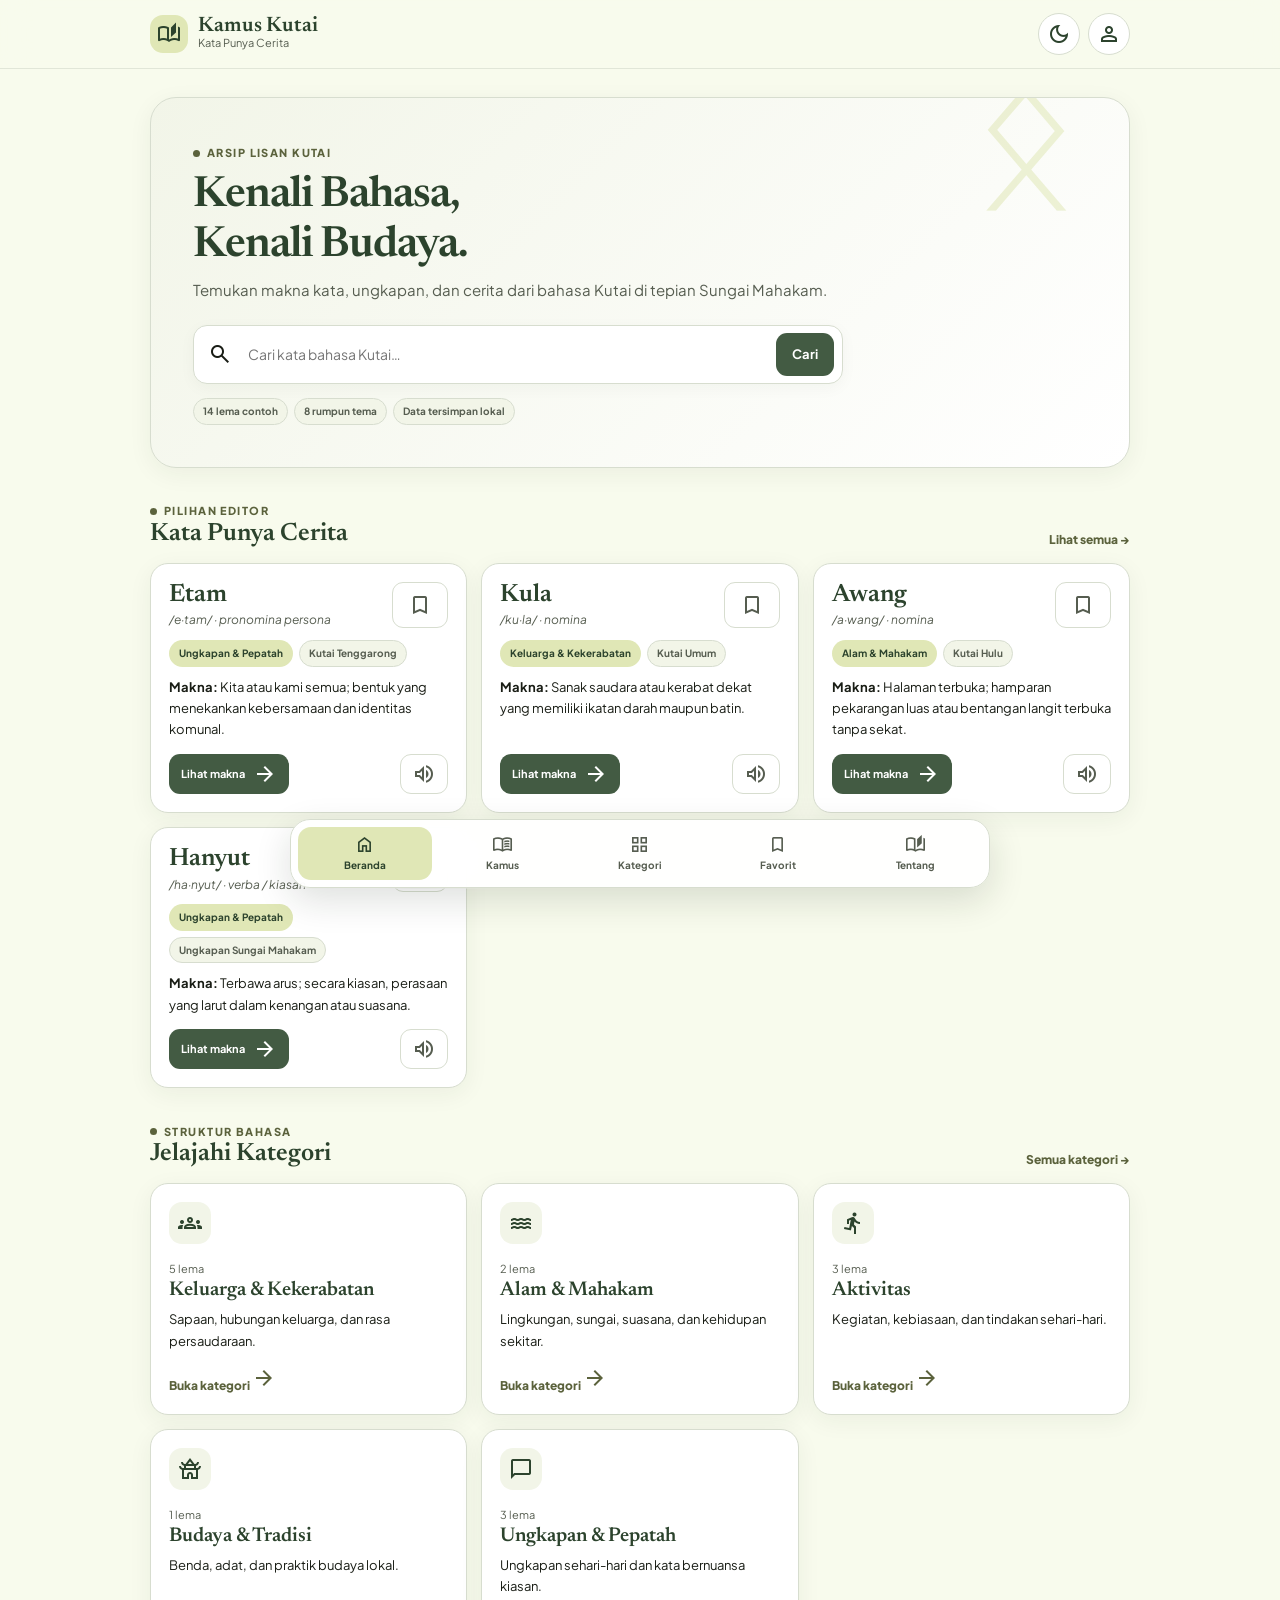
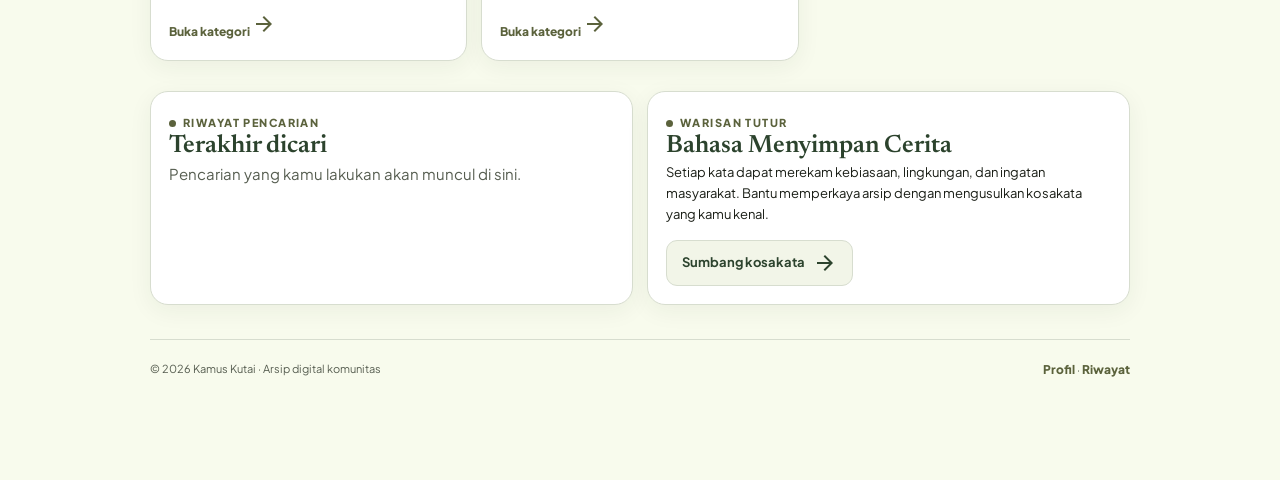
<file: index.html>
<!doctype html>
<html lang="id" class="scroll-smooth">
  <head>
    <meta charset="utf-8" />
    <meta name="viewport" content="width=device-width, initial-scale=1" />
    <meta
      name="description"
      content="Beranda Kamus Kutai untuk menjelajahi kosakata, makna, dan ungkapan."
    />
    <title>Kamus Kutai — Beranda</title>
    <link rel="preconnect" href="https://fonts.googleapis.com" />
    <link rel="preconnect" href="https://fonts.gstatic.com" crossorigin />
    <link
      href="https://fonts.googleapis.com/css2?family=Newsreader:ital,opsz,wght@0,6..72,400..700;1,6..72,400..700&family=Plus+Jakarta+Sans:wght@400;500;600;700;800&family=Material+Symbols+Outlined:opsz,wght,FILL,GRAD@20..48,100..700,0..1,-50..200"
      rel="stylesheet"
    />
    <link rel="stylesheet" href="assets/app.css" />
    <script src="assets/app.js" defer></script>
  </head>
  <body data-page="home">
    <div id="app">
      <main class="shell page"><p>Memuat Kamus Kutai…</p></main>
    </div>
  </body>
</html>
</file>
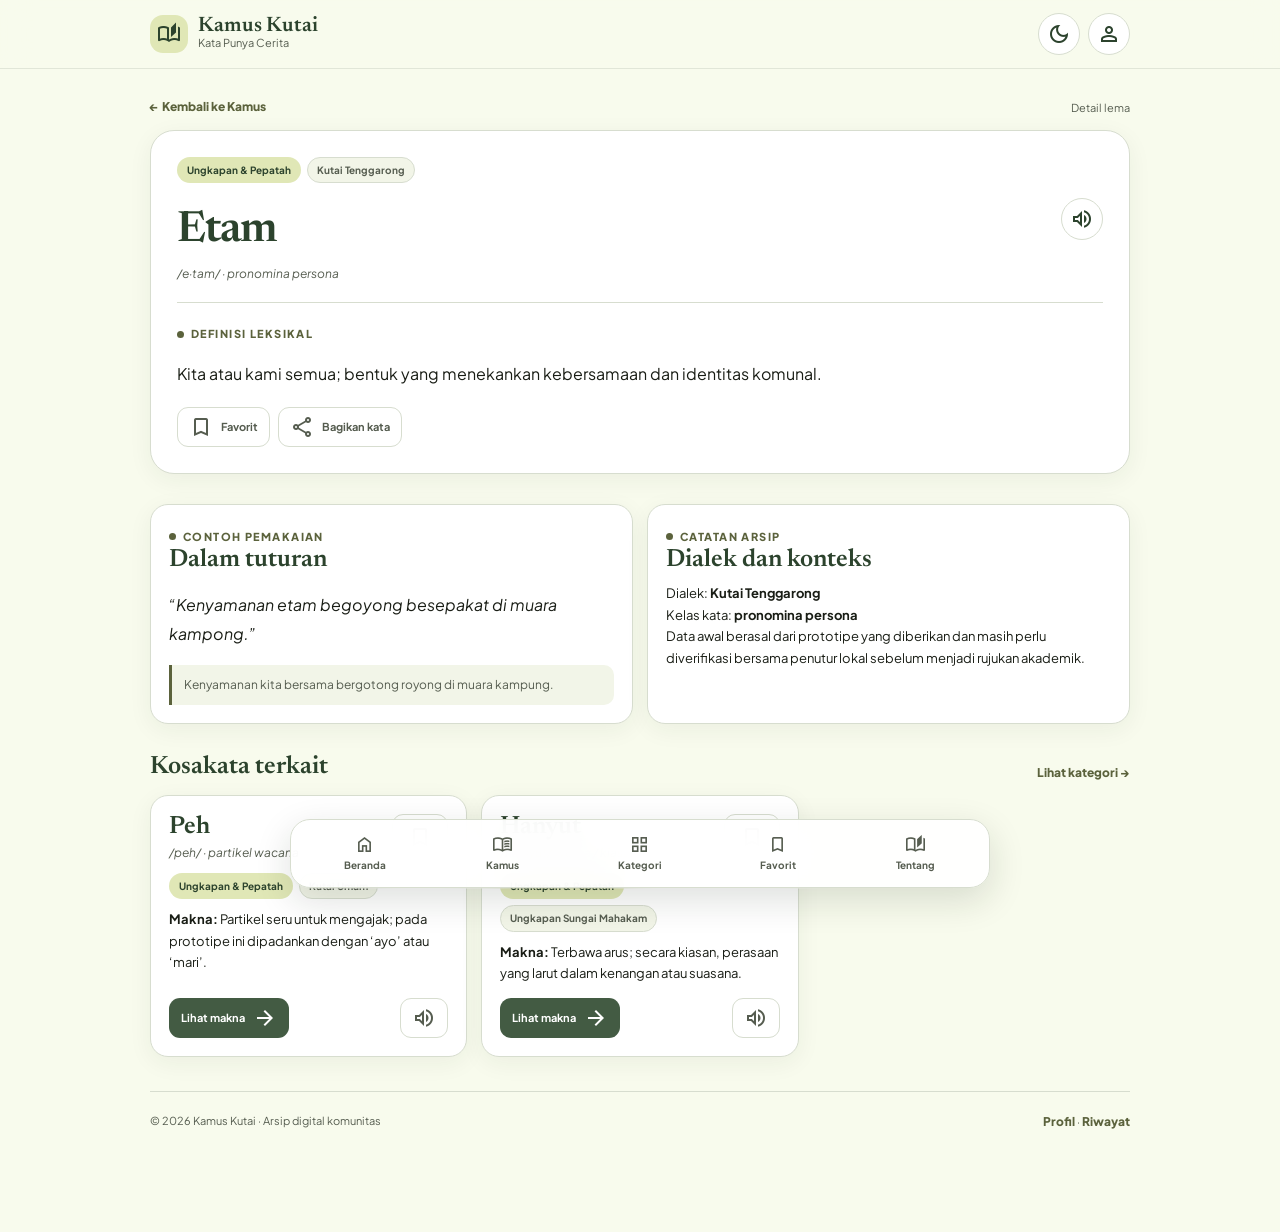
<file: detail.html>
<!doctype html>
<html lang="id" class="scroll-smooth">
  <head>
    <meta charset="utf-8" />
    <meta name="viewport" content="width=device-width, initial-scale=1" />
    <meta
      name="description"
      content="Detail makna, dialek, dan contoh penggunaan kosakata Kutai."
    />
    <title>Kamus Kutai — Detail Kata</title>
    <link rel="preconnect" href="https://fonts.googleapis.com" />
    <link rel="preconnect" href="https://fonts.gstatic.com" crossorigin />
    <link
      href="https://fonts.googleapis.com/css2?family=Newsreader:ital,opsz,wght@0,6..72,400..700;1,6..72,400..700&family=Plus+Jakarta+Sans:wght@400;500;600;700;800&family=Material+Symbols+Outlined:opsz,wght,FILL,GRAD@20..48,100..700,0..1,-50..200"
      rel="stylesheet"
    />
    <link rel="stylesheet" href="assets/app.css" />
    <script src="assets/app.js" defer></script>
  </head>
  <body data-page="detail">
    <div id="app">
      <main class="shell page"><p>Memuat detail kata…</p></main>
    </div>
  </body>
</html>
</file>
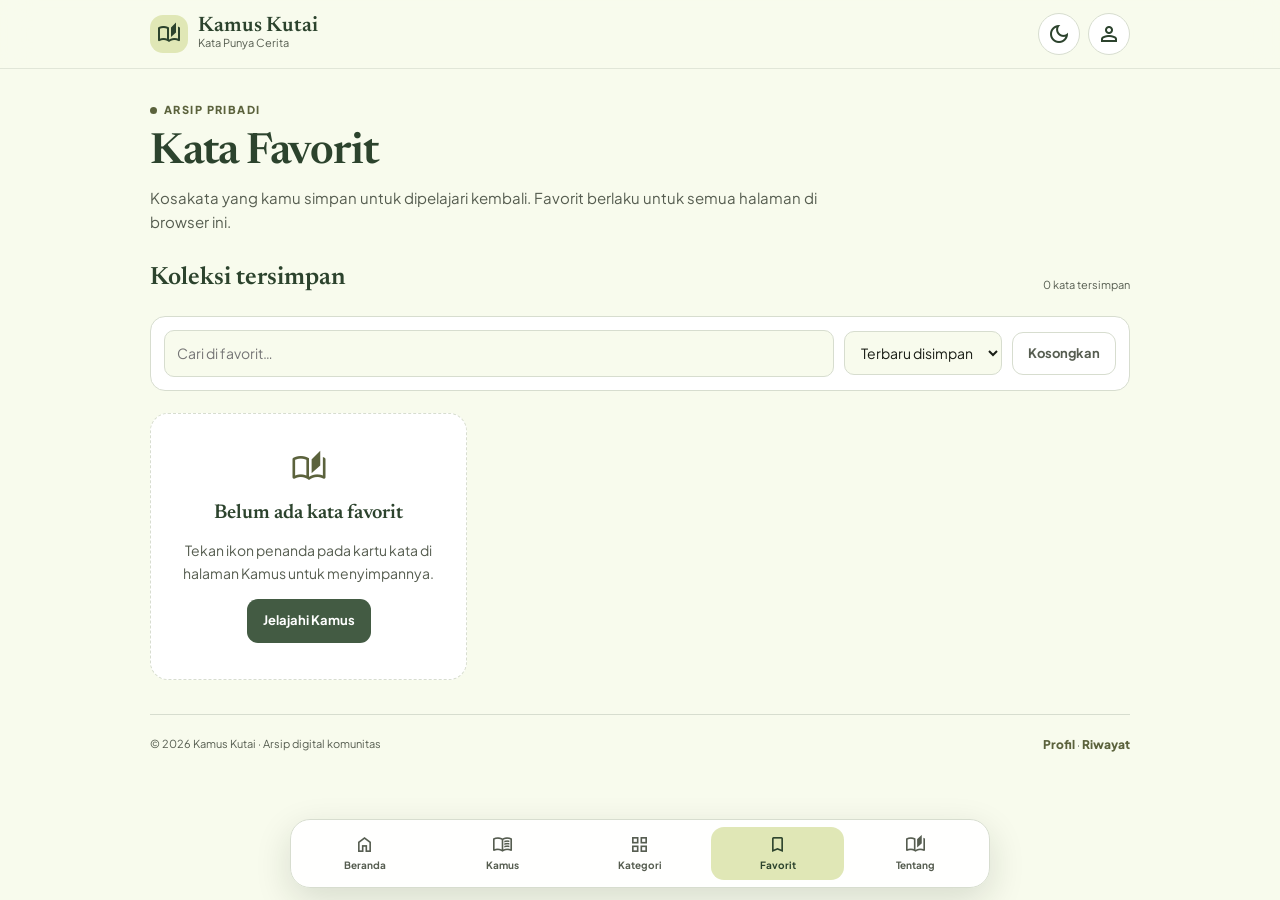
<file: favorit.html>
<!doctype html>
<html lang="id" class="scroll-smooth">
  <head>
    <meta charset="utf-8" />
    <meta name="viewport" content="width=device-width, initial-scale=1" />
    <meta
      name="description"
      content="Kosakata Kutai yang telah disimpan sebagai favorit."
    />
    <title>Kamus Kutai — Kata Favorit</title>
    <link rel="preconnect" href="https://fonts.googleapis.com" />
    <link rel="preconnect" href="https://fonts.gstatic.com" crossorigin />
    <link
      href="https://fonts.googleapis.com/css2?family=Newsreader:ital,opsz,wght@0,6..72,400..700;1,6..72,400..700&family=Plus+Jakarta+Sans:wght@400;500;600;700;800&family=Material+Symbols+Outlined:opsz,wght,FILL,GRAD@20..48,100..700,0..1,-50..200"
      rel="stylesheet"
    />
    <link rel="stylesheet" href="assets/app.css" />
    <script src="assets/app.js" defer></script>
  </head>
  <body data-page="favorites">
    <div id="app">
      <main class="shell page"><p>Memuat daftar favorit…</p></main>
    </div>
  </body>
</html>
</file>
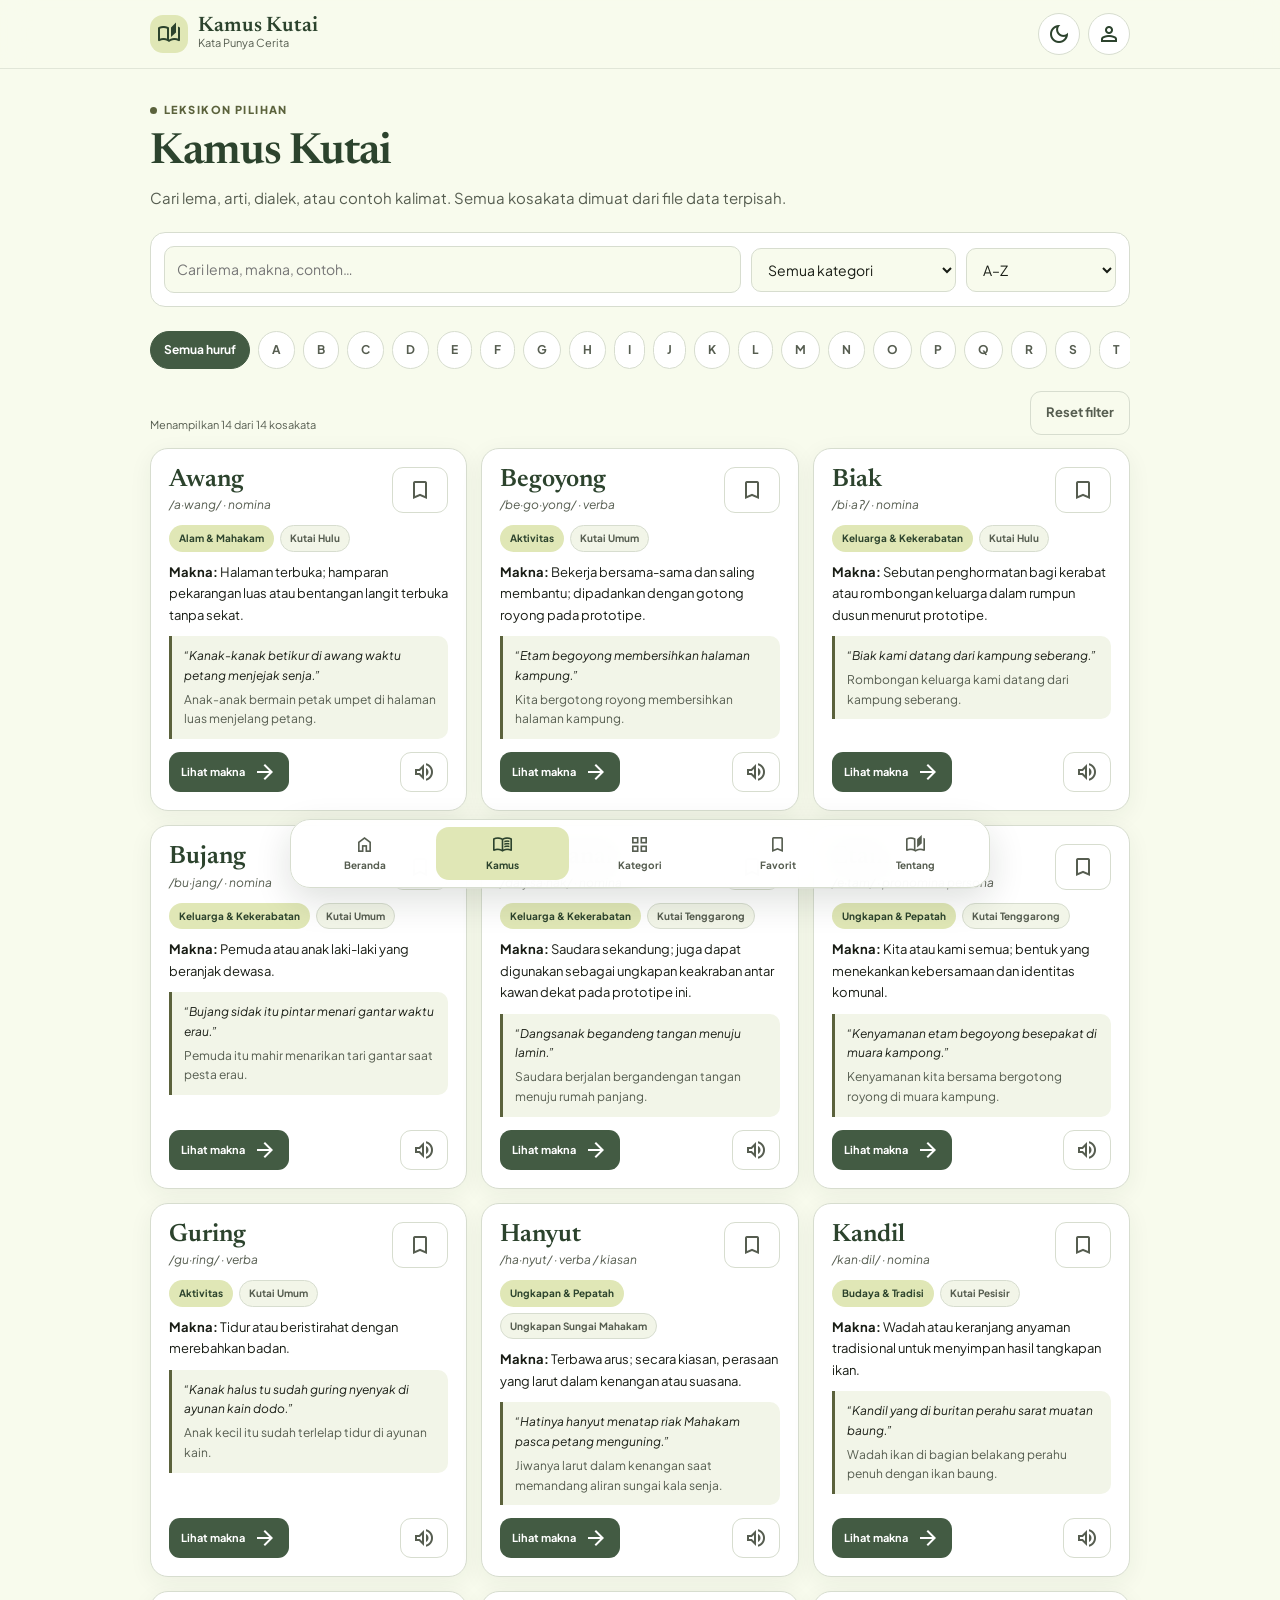
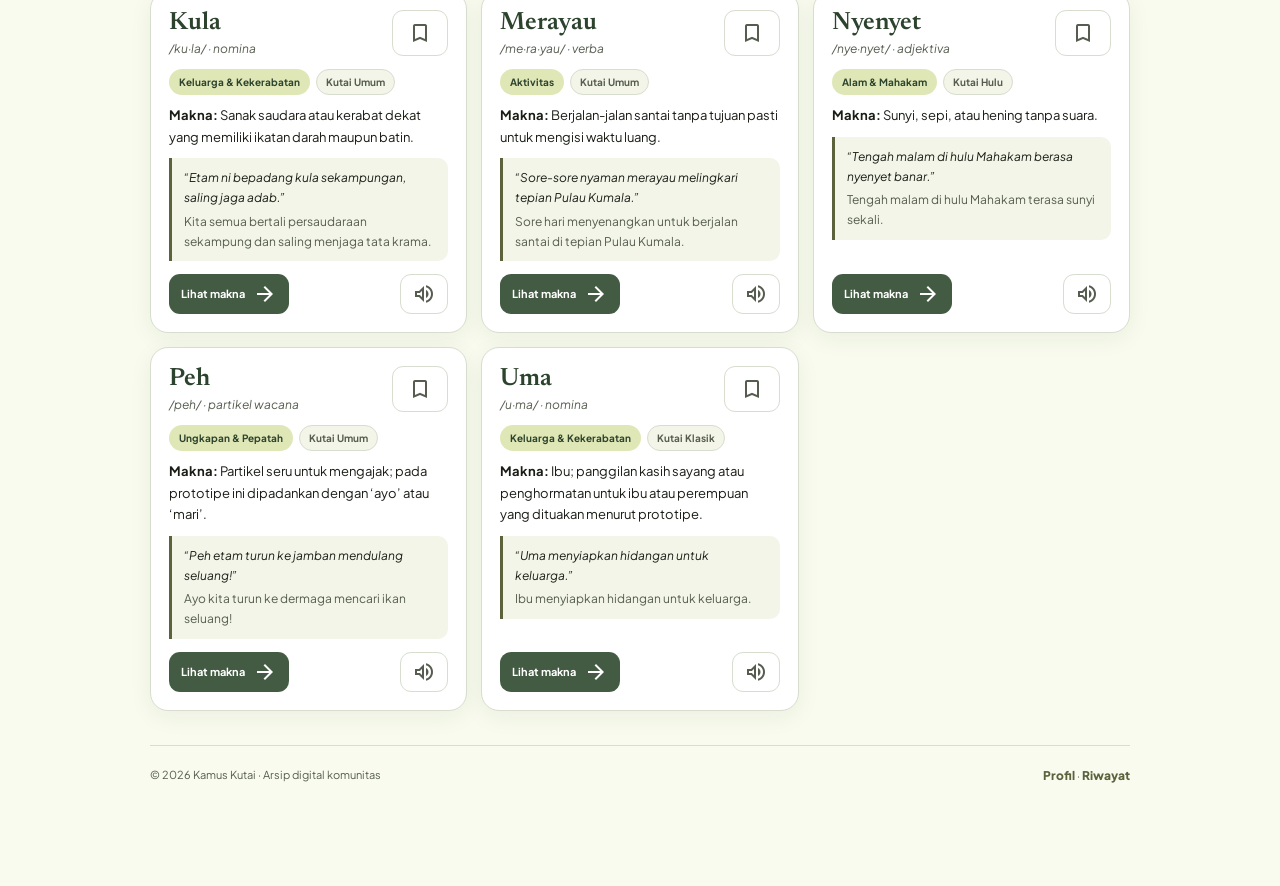
<file: kamus.html>
<!doctype html>
<html lang="id" class="scroll-smooth">
  <head>
    <meta charset="utf-8" />
    <meta name="viewport" content="width=device-width, initial-scale=1" />
    <meta
      name="description"
      content="Daftar kosakata bahasa Kutai beserta arti, kategori, dialek dan contoh penggunaannya."
    />
    <title>Kamus Kutai — Koleksi Kosakata</title>
    <link rel="preconnect" href="https://fonts.googleapis.com" />
    <link rel="preconnect" href="https://fonts.gstatic.com" crossorigin />
    <link
      href="https://fonts.googleapis.com/css2?family=Newsreader:ital,opsz,wght@0,6..72,400..700;1,6..72,400..700&family=Plus+Jakarta+Sans:wght@400;500;600;700;800&family=Material+Symbols+Outlined:opsz,wght,FILL,GRAD@20..48,100..700,0..1,-50..200"
      rel="stylesheet"
    />
    <link rel="stylesheet" href="assets/app.css" />
    <script src="assets/app.js" defer></script>
  </head>
  <body data-page="dictionary">
    <div id="app">
      <main class="shell page"><p>Memuat Kamus Kutai…</p></main>
    </div>
  </body>
</html>
</file>
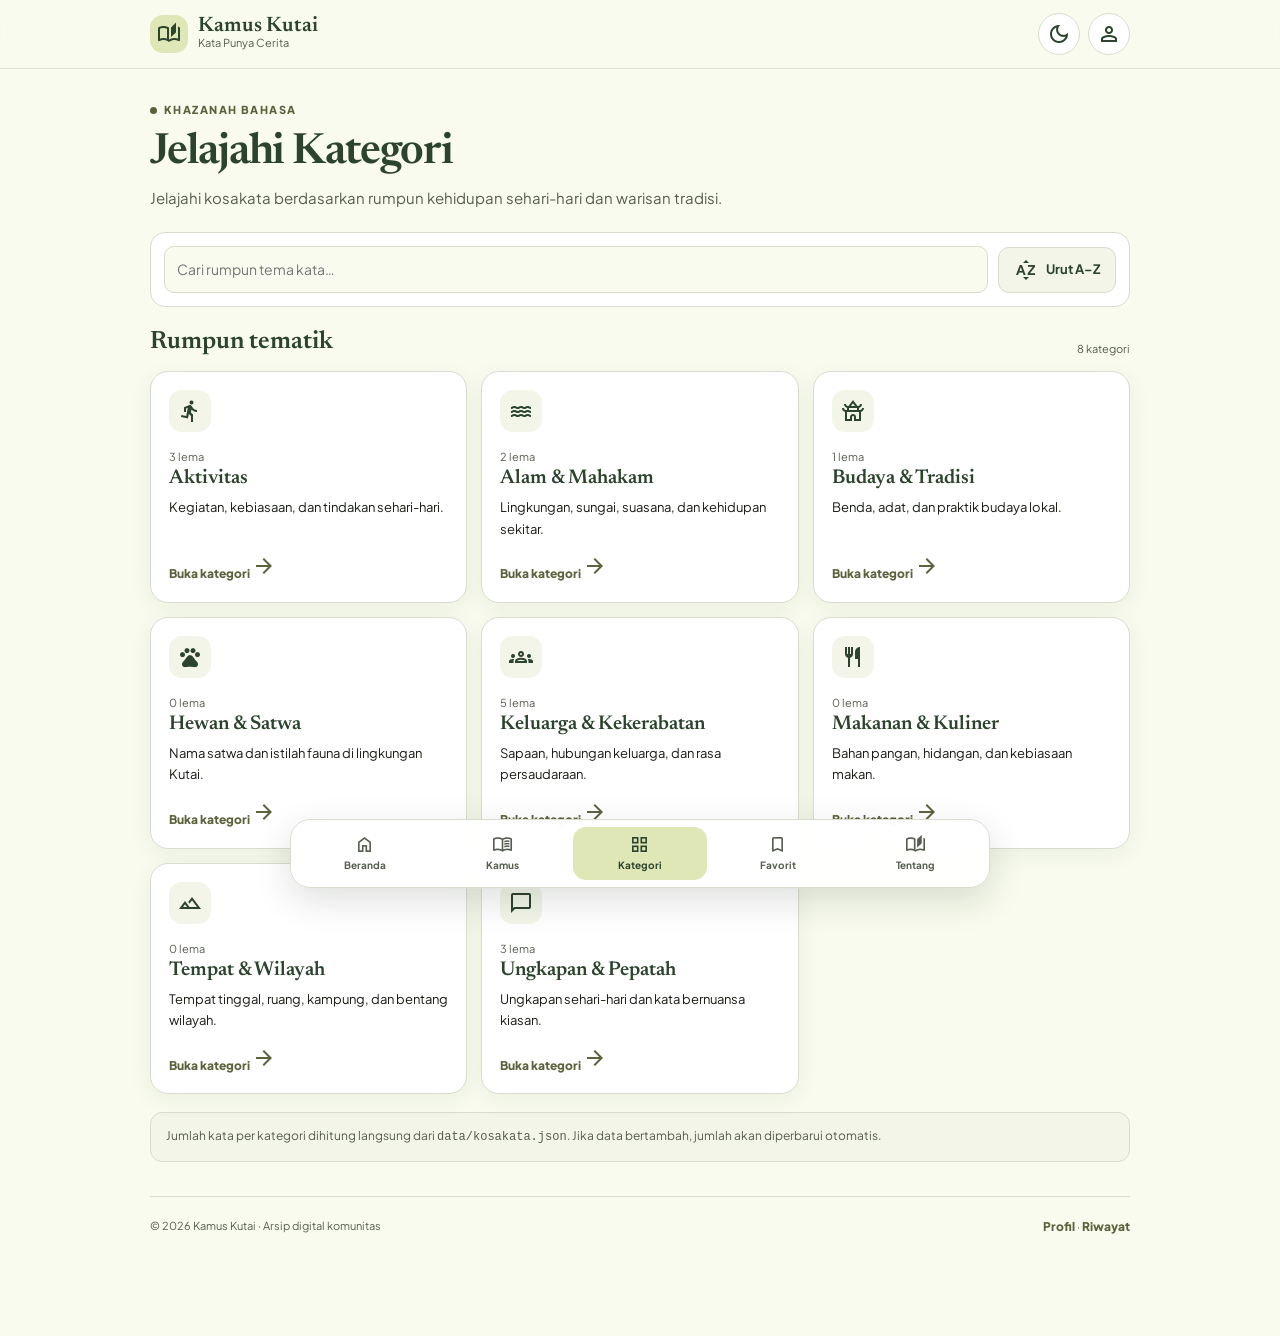
<file: kategori.html>
<!doctype html>
<html lang="id" class="scroll-smooth">
  <head>
    <meta charset="utf-8" />
    <meta name="viewport" content="width=device-width, initial-scale=1" />
    <meta
      name="description"
      content="Jelajahi kategori kosakata Kamus Kutai berdasarkan tema."
    />
    <title>Kamus Kutai — Kategori</title>
    <link rel="preconnect" href="https://fonts.googleapis.com" />
    <link rel="preconnect" href="https://fonts.gstatic.com" crossorigin />
    <link
      href="https://fonts.googleapis.com/css2?family=Newsreader:ital,opsz,wght@0,6..72,400..700;1,6..72,400..700&family=Plus+Jakarta+Sans:wght@400;500;600;700;800&family=Material+Symbols+Outlined:opsz,wght,FILL,GRAD@20..48,100..700,0..1,-50..200"
      rel="stylesheet"
    />
    <link rel="stylesheet" href="assets/app.css" />
    <script src="assets/app.js" defer></script>
  </head>
  <body data-page="categories">
    <div id="app">
      <main class="shell page"><p>Memuat kategori…</p></main>
    </div>
  </body>
</html>
</file>
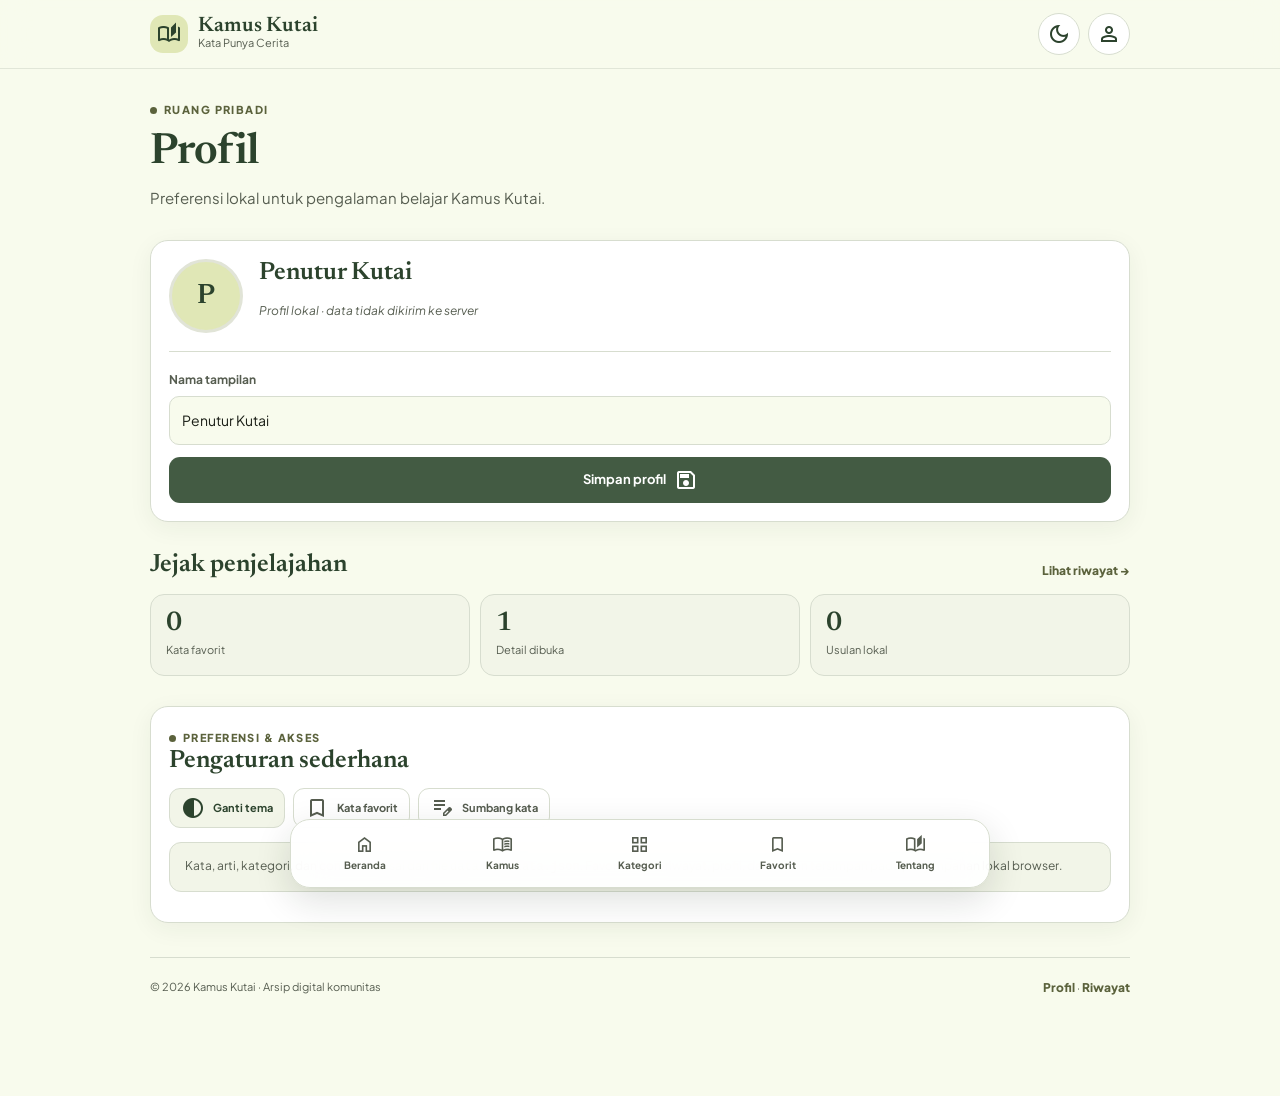
<file: profil.html>
<!doctype html>
<html lang="id" class="scroll-smooth">
  <head>
    <meta charset="utf-8" />
    <meta name="viewport" content="width=device-width, initial-scale=1" />
    <meta
      name="description"
      content="Profil dan preferensi lokal pengguna Kamus Kutai."
    />
    <title>Kamus Kutai — Profil</title>
    <link rel="preconnect" href="https://fonts.googleapis.com" />
    <link rel="preconnect" href="https://fonts.gstatic.com" crossorigin />
    <link
      href="https://fonts.googleapis.com/css2?family=Newsreader:ital,opsz,wght@0,6..72,400..700;1,6..72,400..700&family=Plus+Jakarta+Sans:wght@400;500;600;700;800&family=Material+Symbols+Outlined:opsz,wght,FILL,GRAD@20..48,100..700,0..1,-50..200"
      rel="stylesheet"
    />
    <link rel="stylesheet" href="assets/app.css" />
    <script src="assets/app.js" defer></script>
  </head>
  <body data-page="profile">
    <div id="app">
      <main class="shell page"><p>Memuat profil…</p></main>
    </div>
  </body>
</html>
</file>
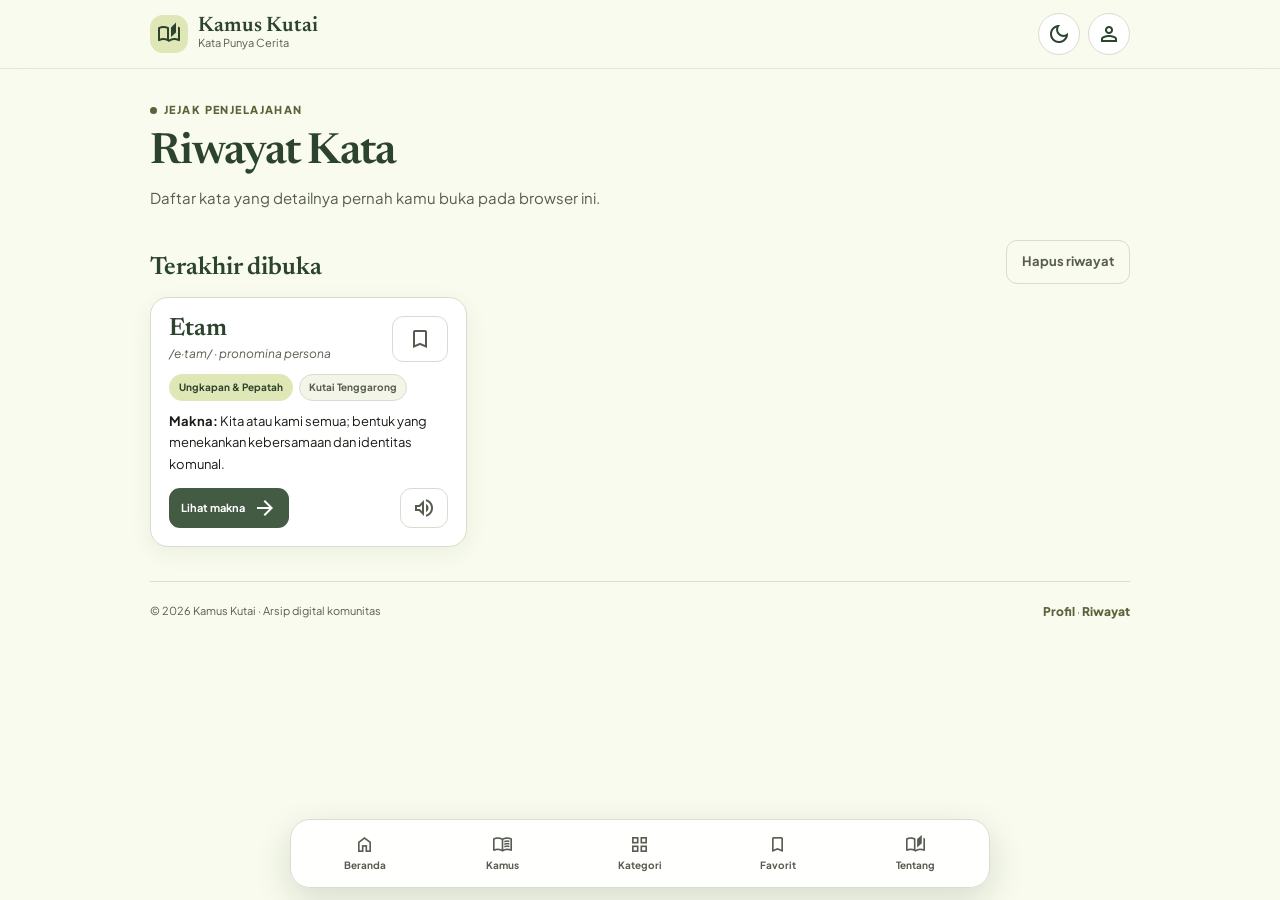
<file: riwayat.html>
<!doctype html>
<html lang="id" class="scroll-smooth">
  <head>
    <meta charset="utf-8" />
    <meta name="viewport" content="width=device-width, initial-scale=1" />
    <meta
      name="description"
      content="Riwayat kosakata yang pernah dijelajahi di browser."
    />
    <title>Kamus Kutai — Riwayat</title>
    <link rel="preconnect" href="https://fonts.googleapis.com" />
    <link rel="preconnect" href="https://fonts.gstatic.com" crossorigin />
    <link
      href="https://fonts.googleapis.com/css2?family=Newsreader:ital,opsz,wght@0,6..72,400..700;1,6..72,400..700&family=Plus+Jakarta+Sans:wght@400;500;600;700;800&family=Material+Symbols+Outlined:opsz,wght,FILL,GRAD@20..48,100..700,0..1,-50..200"
      rel="stylesheet"
    />
    <link rel="stylesheet" href="assets/app.css" />
    <script src="assets/app.js" defer></script>
  </head>
  <body data-page="history">
    <div id="app">
      <main class="shell page"><p>Memuat riwayat…</p></main>
    </div>
  </body>
</html>
</file>
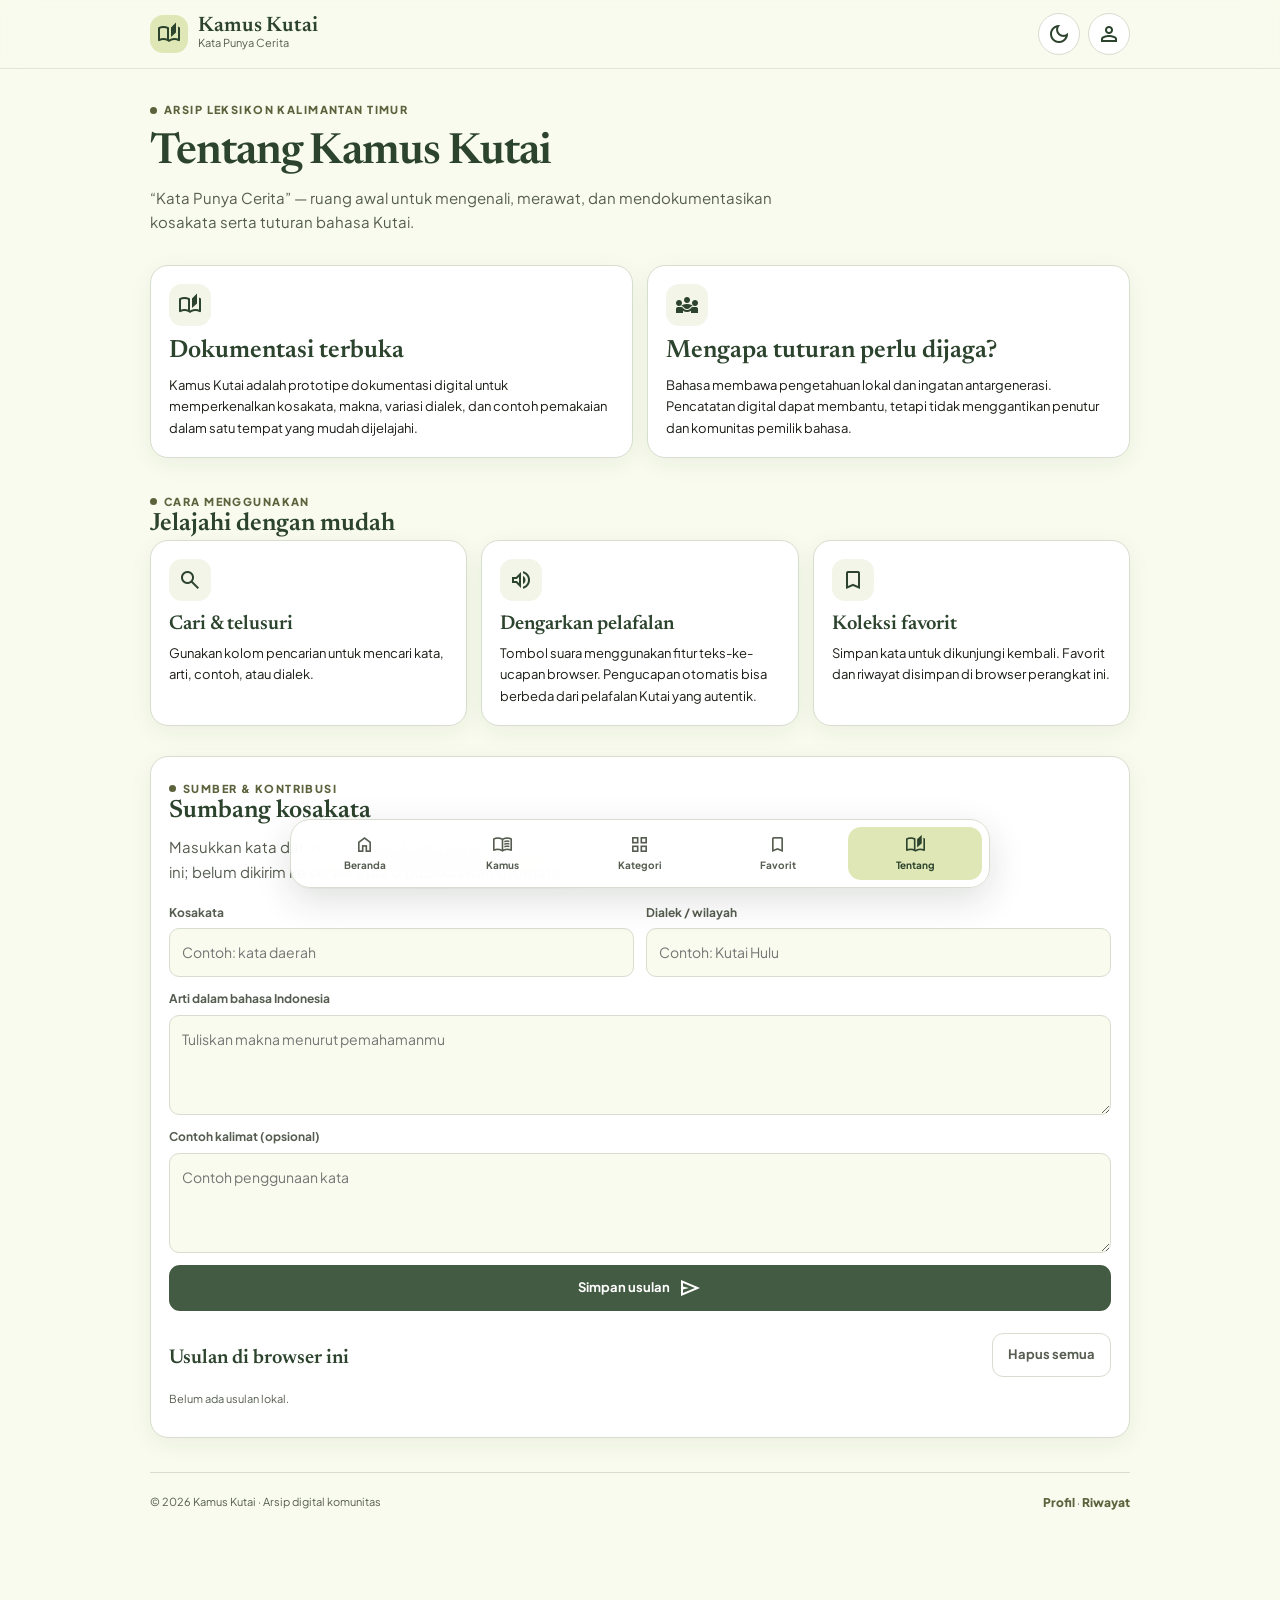
<file: tentang.html>
<!doctype html>
<html lang="id" class="scroll-smooth">
  <head>
    <meta charset="utf-8" />
    <meta name="viewport" content="width=device-width, initial-scale=1" />
    <meta
      name="description"
      content="Tentang proyek dokumentasi digital Kamus Kutai dan kontribusi kosakata."
    />
    <title>Kamus Kutai — Tentang</title>
    <link rel="preconnect" href="https://fonts.googleapis.com" />
    <link rel="preconnect" href="https://fonts.gstatic.com" crossorigin />
    <link
      href="https://fonts.googleapis.com/css2?family=Newsreader:ital,opsz,wght@0,6..72,400..700;1,6..72,400..700&family=Plus+Jakarta+Sans:wght@400;500;600;700;800&family=Material+Symbols+Outlined:opsz,wght,FILL,GRAD@20..48,100..700,0..1,-50..200"
      rel="stylesheet"
    />
    <link rel="stylesheet" href="assets/app.css" />
    <script src="assets/app.js" defer></script>
  </head>
  <body data-page="about">
    <div id="app">
      <main class="shell page"><p>Memuat informasi…</p></main>
    </div>
  </body>
</html>
</file>
<file: assets/app.css>
:root{color-scheme:light;--bg:#f8fbed;--surface:#fff;--surface-low:#f2f5e8;--surface-mid:#ecefe2;--surface-high:#e1e4d7;--text:#191d15;--muted:#565d50;--primary:#2c432d;--primary-strong:#435b43;--secondary:#5b623c;--secondary-bg:#e0e7b6;--border:#d7ddcf;--shadow:0 6px 24px rgba(30,45,27,.06);--radius:18px}
:root.dark{color-scheme:dark;--bg:#151a14;--surface:#20271f;--surface-low:#262f25;--surface-mid:#2d362b;--surface-high:#3a4537;--text:#eff2e5;--muted:#c0c8b8;--primary:#c7dfc1;--primary-strong:#9eba95;--secondary:#d1dda0;--secondary-bg:#3a452d;--border:#3d4939;--shadow:0 8px 30px rgba(0,0,0,.2)}
*{box-sizing:border-box}html{scroll-behavior:smooth}body{margin:0;background:var(--bg);color:var(--text);font-family:'Plus Jakarta Sans',system-ui,sans-serif;font-size:14px;line-height:1.65;min-height:100vh;padding-bottom:92px}a{color:inherit;text-decoration:none}button,input,select,textarea{font:inherit}button,a,input,select,textarea{-webkit-tap-highlight-color:transparent}button{cursor:pointer}img,svg{max-width:100%}.serif,h1,h2,h3{font-family:'Newsreader',Georgia,serif;font-weight:600;line-height:1.15;color:var(--primary)}.shell{width:min(100% - 32px,980px);margin-inline:auto}.site-header{position:sticky;top:0;z-index:30;background:color-mix(in srgb,var(--bg) 90%,transparent);backdrop-filter:blur(16px);border-bottom:1px solid color-mix(in srgb,var(--border) 70%,transparent)}.header-inner{height:68px;display:flex;align-items:center;justify-content:space-between;gap:12px}.brand{display:flex;align-items:center;gap:10px;min-width:0}.brand-mark{height:38px;width:38px;border-radius:13px;display:grid;place-items:center;background:var(--secondary-bg);color:var(--primary);flex:0 0 auto}.brand-title{font:600 21px 'Newsreader',serif;color:var(--primary);display:block;white-space:nowrap}.brand-sub{font-size:11px;color:var(--muted);display:block;margin-top:-3px}.icon-btn{height:42px;width:42px;border:1px solid var(--border);border-radius:50%;display:grid;place-items:center;background:var(--surface);color:var(--primary)}.header-actions{display:flex;gap:8px}.page{padding-top:28px}.eyebrow{display:inline-flex;align-items:center;gap:7px;color:var(--secondary);font-size:11px;font-weight:800;letter-spacing:.13em;text-transform:uppercase}.eyebrow:before{content:'';height:7px;width:7px;border-radius:50%;background:var(--secondary)}h1{font-size:clamp(30px,5vw,43px);letter-spacing:-.025em;margin:8px 0 8px}h2{font-size:25px;margin:0 0 8px}h3{font-size:20px;margin:0 0 7px}.lead{font-size:15px;color:var(--muted);max-width:680px;margin:0}.hero{position:relative;overflow:hidden;background:linear-gradient(135deg,var(--surface-low),var(--surface));padding:clamp(22px,5vw,42px);border:1px solid var(--border);border-radius:26px;box-shadow:var(--shadow)}.hero:after{content:'ᛟ';position:absolute;right:5%;top:-38px;font:180px 'Newsreader',serif;color:var(--secondary-bg);opacity:.55;pointer-events:none}.hero>*{position:relative;z-index:1}.hero-copy{max-width:650px}.searchbar{display:flex;align-items:center;gap:8px;background:var(--surface);border:1px solid var(--border);border-radius:14px;padding:7px 8px 7px 14px;max-width:650px;margin-top:22px;box-shadow:0 4px 16px rgba(25,40,22,.04)}.searchbar input{min-width:0;width:100%;border:0;outline:0;background:transparent;color:var(--text);padding:8px}.btn{display:inline-flex;align-items:center;justify-content:center;gap:8px;min-height:42px;padding:10px 15px;border:1px solid transparent;border-radius:11px;font-size:13px;font-weight:700;transition:transform .15s,background .15s}.btn:active{transform:scale(.97)}.btn-primary{background:var(--primary-strong);color:#fff}.btn-soft{background:var(--surface-low);color:var(--primary);border-color:var(--border)}.btn-quiet{background:transparent;color:var(--muted);border-color:var(--border)}.section{margin-top:30px}.section-head{display:flex;align-items:end;justify-content:space-between;gap:12px;margin-bottom:13px}.section-head p{margin:0;color:var(--muted);font-size:12px}.section-title{margin:0;font-size:25px}.link{color:var(--secondary);font-weight:800;font-size:12px;white-space:nowrap}.grid{display:grid;grid-template-columns:repeat(3,minmax(0,1fr));gap:14px}.grid.two{grid-template-columns:repeat(2,minmax(0,1fr))}.card{background:var(--surface);border:1px solid var(--border);border-radius:var(--radius);padding:18px;box-shadow:var(--shadow);min-width:0}.word-card{display:flex;flex-direction:column;gap:10px}.word-top{display:flex;justify-content:space-between;align-items:flex-start;gap:10px}.word-name{margin:0;font-size:25px}.phonetic{font-size:12px;color:var(--muted);font-style:italic}.pill-row{display:flex;flex-wrap:wrap;gap:6px}.pill{display:inline-flex;padding:4px 9px;background:var(--surface-low);border:1px solid var(--border);color:var(--muted);border-radius:999px;font-size:10px;font-weight:700}.pill.accent{background:var(--secondary-bg);color:var(--primary);border-color:transparent}.meaning{margin:0;font-size:13px;color:var(--text)}.example{border-left:3px solid var(--secondary);padding:10px 12px;background:var(--surface-low);border-radius:0 10px 10px 0;color:var(--muted);font-size:12px}.example em{display:block;color:var(--text);margin-bottom:4px}.card-actions{display:flex;align-items:center;gap:8px;margin-top:auto;padding-top:3px}.card-actions .btn{min-height:35px;padding:7px 11px;font-size:11px}.grow{flex:1}.category-card{min-height:160px;display:flex;flex-direction:column;justify-content:space-between;gap:14px}.category-icon{height:42px;width:42px;border-radius:13px;background:var(--surface-low);display:grid;place-items:center;color:var(--primary);margin-bottom:12px}.category-count{font-size:11px;color:var(--muted)}.toolbar{display:flex;align-items:center;gap:10px;flex-wrap:wrap;padding:13px;background:var(--surface);border:1px solid var(--border);border-radius:15px;margin:22px 0}.toolbar input,.toolbar select,.field{background:var(--bg);color:var(--text);border:1px solid var(--border);border-radius:10px;padding:11px 12px;outline:none;min-width:0}.toolbar input{flex:1;min-width:200px}.toolbar select{min-width:150px}.filter-row{display:flex;gap:8px;overflow:auto;padding:2px 0 10px;margin-bottom:12px}.filter-chip{white-space:nowrap;border:1px solid var(--border);background:var(--surface);color:var(--muted);padding:8px 13px;border-radius:999px;font-size:12px;font-weight:700}.filter-chip.active{background:var(--primary-strong);color:#fff;border-color:var(--primary-strong)}.notice{padding:13px 15px;background:var(--surface-low);border:1px solid var(--border);border-radius:12px;color:var(--muted);font-size:12px}.empty{padding:36px 18px;text-align:center;background:var(--surface);border:1px dashed var(--border);border-radius:var(--radius);color:var(--muted)}.empty .material-symbols-outlined{font-size:36px;color:var(--secondary)}.empty h3{margin-top:10px}.site-nav{position:fixed;z-index:40;left:50%;bottom:12px;transform:translateX(-50%);width:min(calc(100% - 24px),700px);display:grid;grid-template-columns:repeat(5,1fr);gap:4px;padding:7px;background:color-mix(in srgb,var(--surface) 94%,transparent);backdrop-filter:blur(18px);border:1px solid var(--border);border-radius:20px;box-shadow:0 12px 36px rgba(21,32,19,.14)}.nav-item{display:flex;flex-direction:column;align-items:center;justify-content:center;gap:2px;padding:7px 3px;border-radius:13px;color:var(--muted);font-size:10px;font-weight:700}.nav-item .material-symbols-outlined{font-size:21px}.nav-item.active{background:var(--secondary-bg);color:var(--primary)}.footer{margin-top:34px;padding:20px 0 8px;border-top:1px solid var(--border);font-size:11px;color:var(--muted);display:flex;justify-content:space-between;gap:12px;flex-wrap:wrap}.detail-head{padding:26px;background:var(--surface);border:1px solid var(--border);border-radius:24px;box-shadow:var(--shadow)}.detail-meaning{font-size:16px;line-height:1.8;max-width:740px}.stat-grid{display:grid;grid-template-columns:repeat(3,minmax(0,1fr));gap:10px}.stat{background:var(--surface-low);border:1px solid var(--border);border-radius:14px;padding:15px}.stat strong{display:block;font:600 27px 'Newsreader',serif;color:var(--primary)}.stat span{font-size:11px;color:var(--muted)}.form-grid{display:grid;grid-template-columns:1fr 1fr;gap:12px}.form-field{display:flex;flex-direction:column;gap:6px}.form-field label{font-size:12px;font-weight:700;color:var(--muted)}.form-field input,.form-field select,.form-field textarea{width:100%;border:1px solid var(--border);border-radius:10px;background:var(--bg);color:var(--text);padding:12px;outline:none}.form-field textarea{min-height:100px;resize:vertical}.form-field.full{grid-column:1/-1}.toast{position:fixed;z-index:60;bottom:100px;left:50%;transform:translateX(-50%);padding:11px 16px;border-radius:999px;background:var(--text);color:var(--bg);font-size:12px;box-shadow:var(--shadow);max-width:calc(100% - 30px);text-align:center}.hidden{display:none!important}.divider{height:1px;background:var(--border);margin:18px 0}.profile-top{display:flex;align-items:center;gap:16px}.avatar{height:74px;width:74px;border-radius:50%;display:grid;place-items:center;background:var(--secondary-bg);color:var(--primary);font:600 28px 'Newsreader',serif;border:3px solid var(--surface-high)}
@media(max-width:740px){.grid{grid-template-columns:repeat(2,minmax(0,1fr));gap:10px}.card{padding:15px}.page{padding-top:20px}.hero{border-radius:20px}.hero:after{font-size:140px;right:-6px;top:-24px}.section{margin-top:25px}.word-name{font-size:23px}.detail-head{padding:20px}}
@media(max-width:480px){.shell{width:calc(100% - 24px)}.grid,.grid.two{grid-template-columns:1fr}.category-card{min-height:130px}.header-inner{height:62px}.brand-title{font-size:19px}.brand-mark{height:35px;width:35px}.page h1{font-size:31px}.hero{padding:21px}.hero:after{opacity:.26}.section-head{align-items:center}.toolbar{gap:8px;padding:10px}.toolbar input{flex-basis:100%;min-width:0}.toolbar select{flex:1;min-width:0}.form-grid{grid-template-columns:1fr}.form-field.full{grid-column:auto}.stat-grid{gap:7px}.stat{padding:12px}.nav-item{font-size:9px}}
</file>
